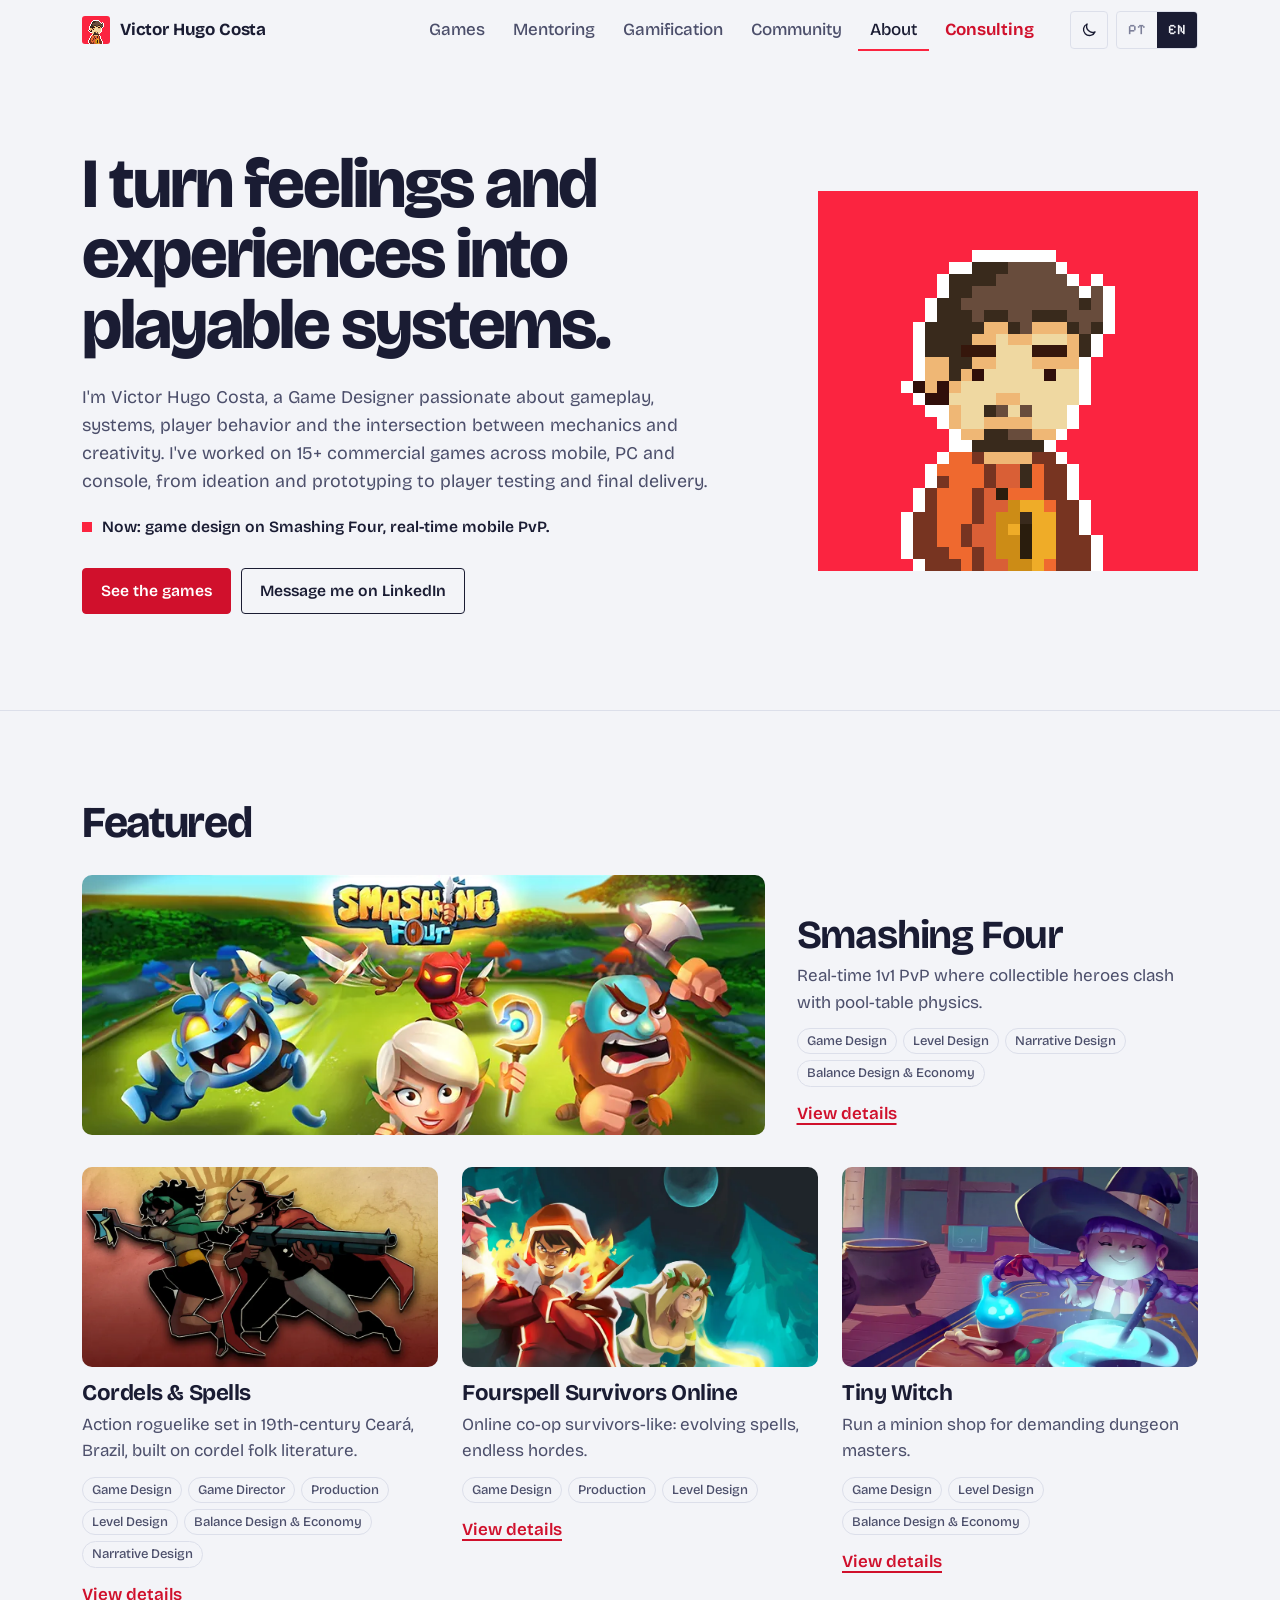
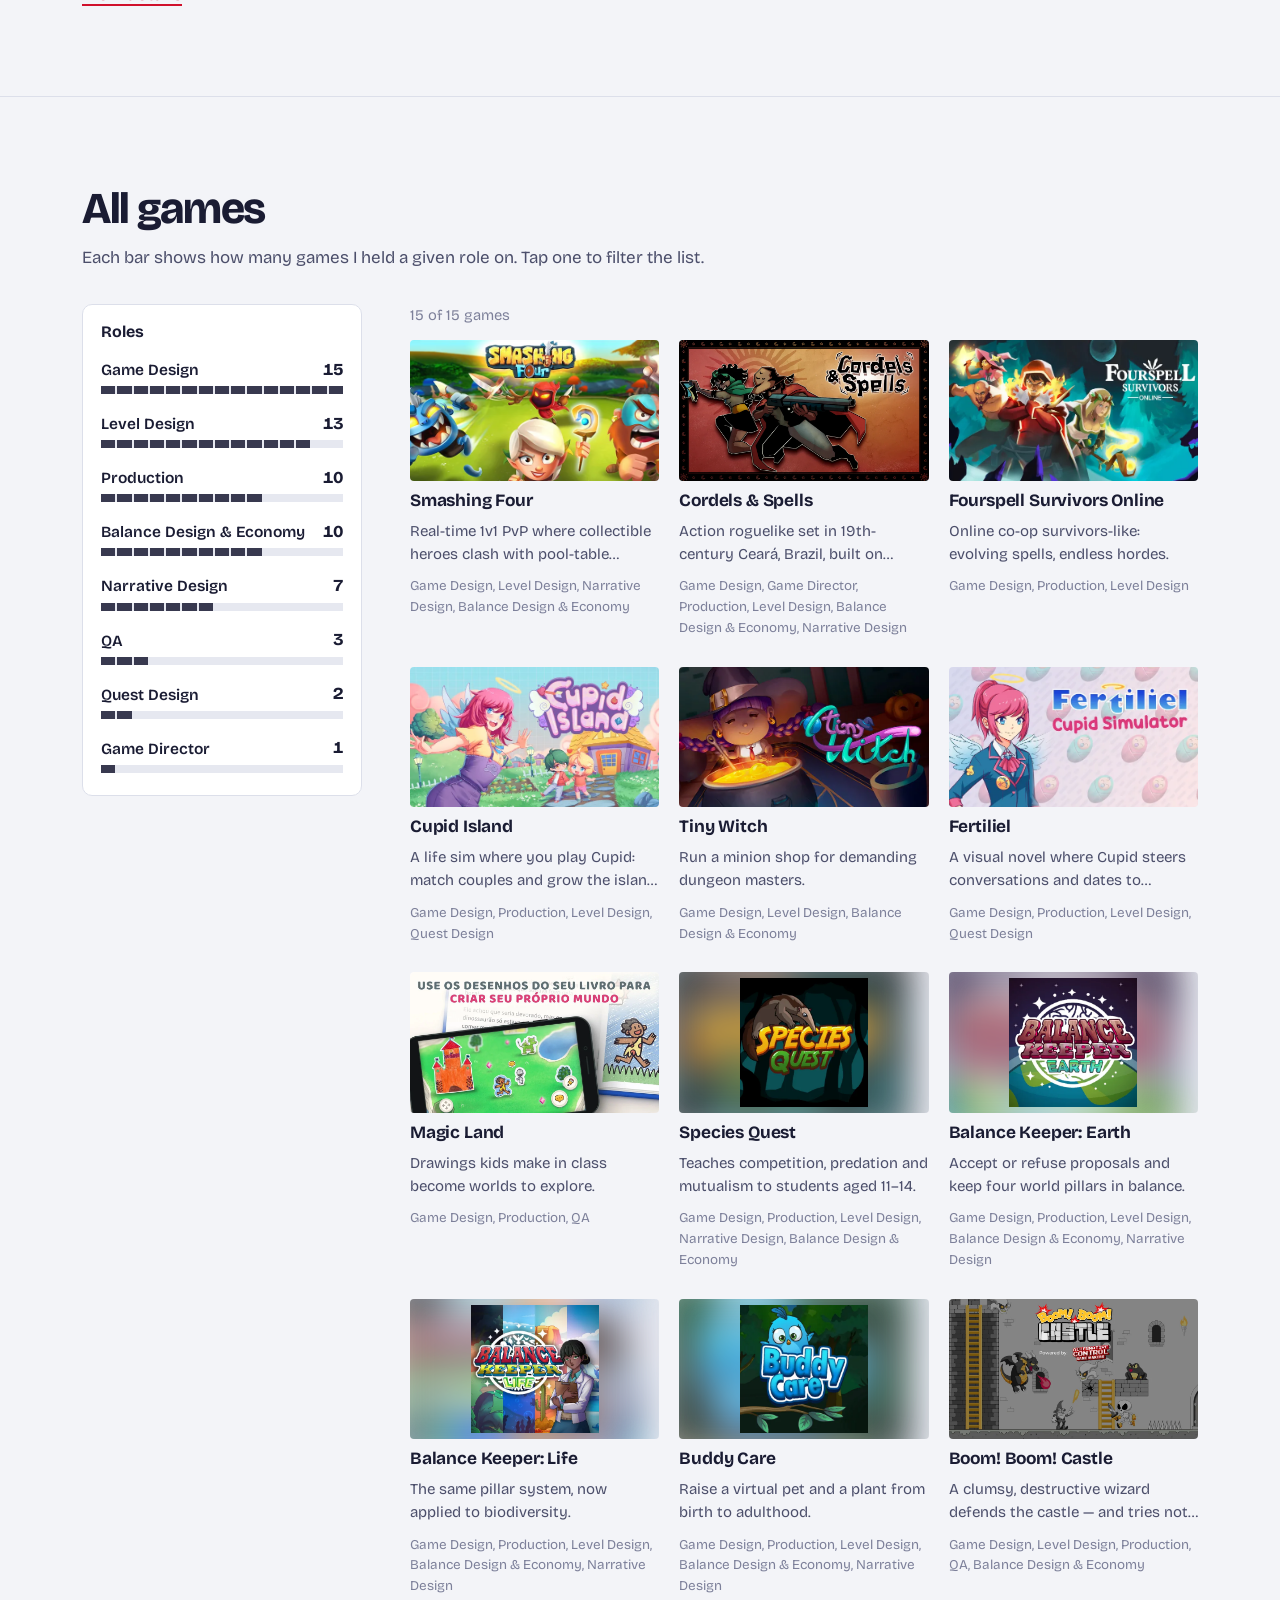
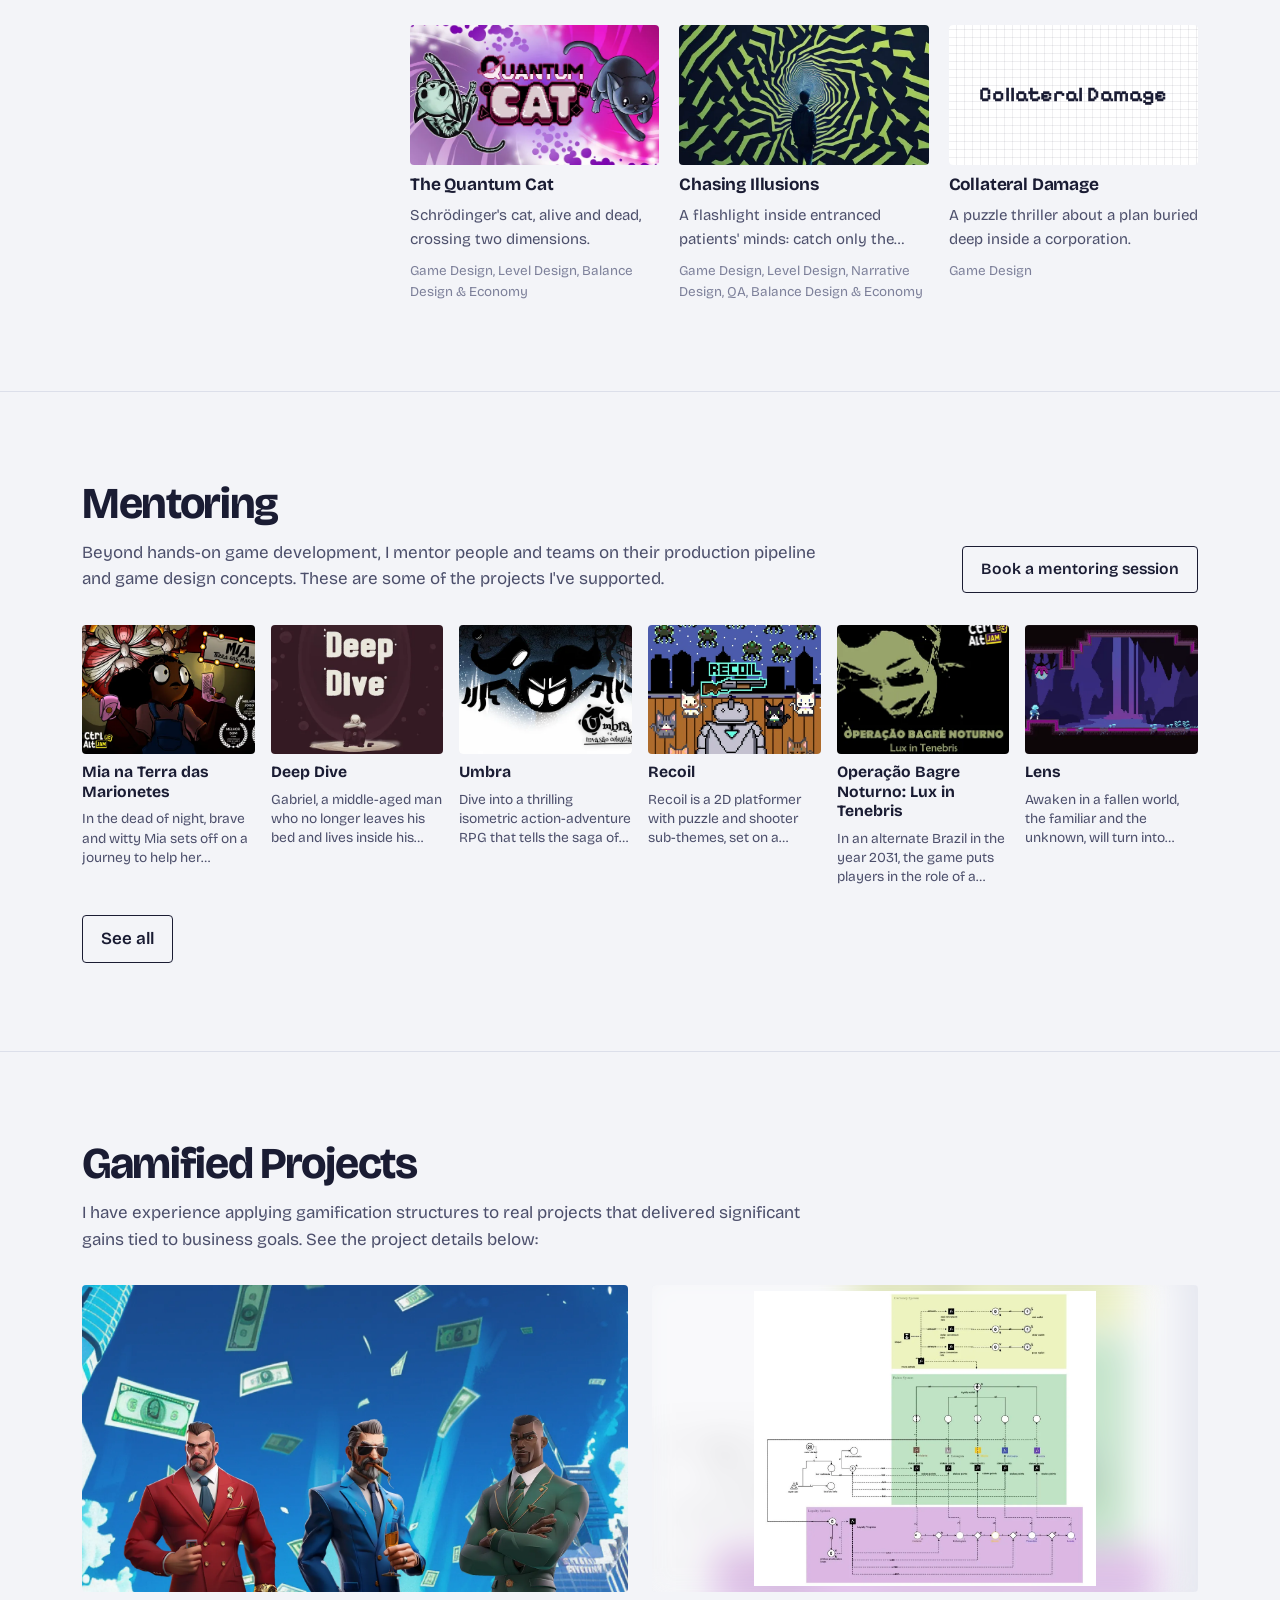
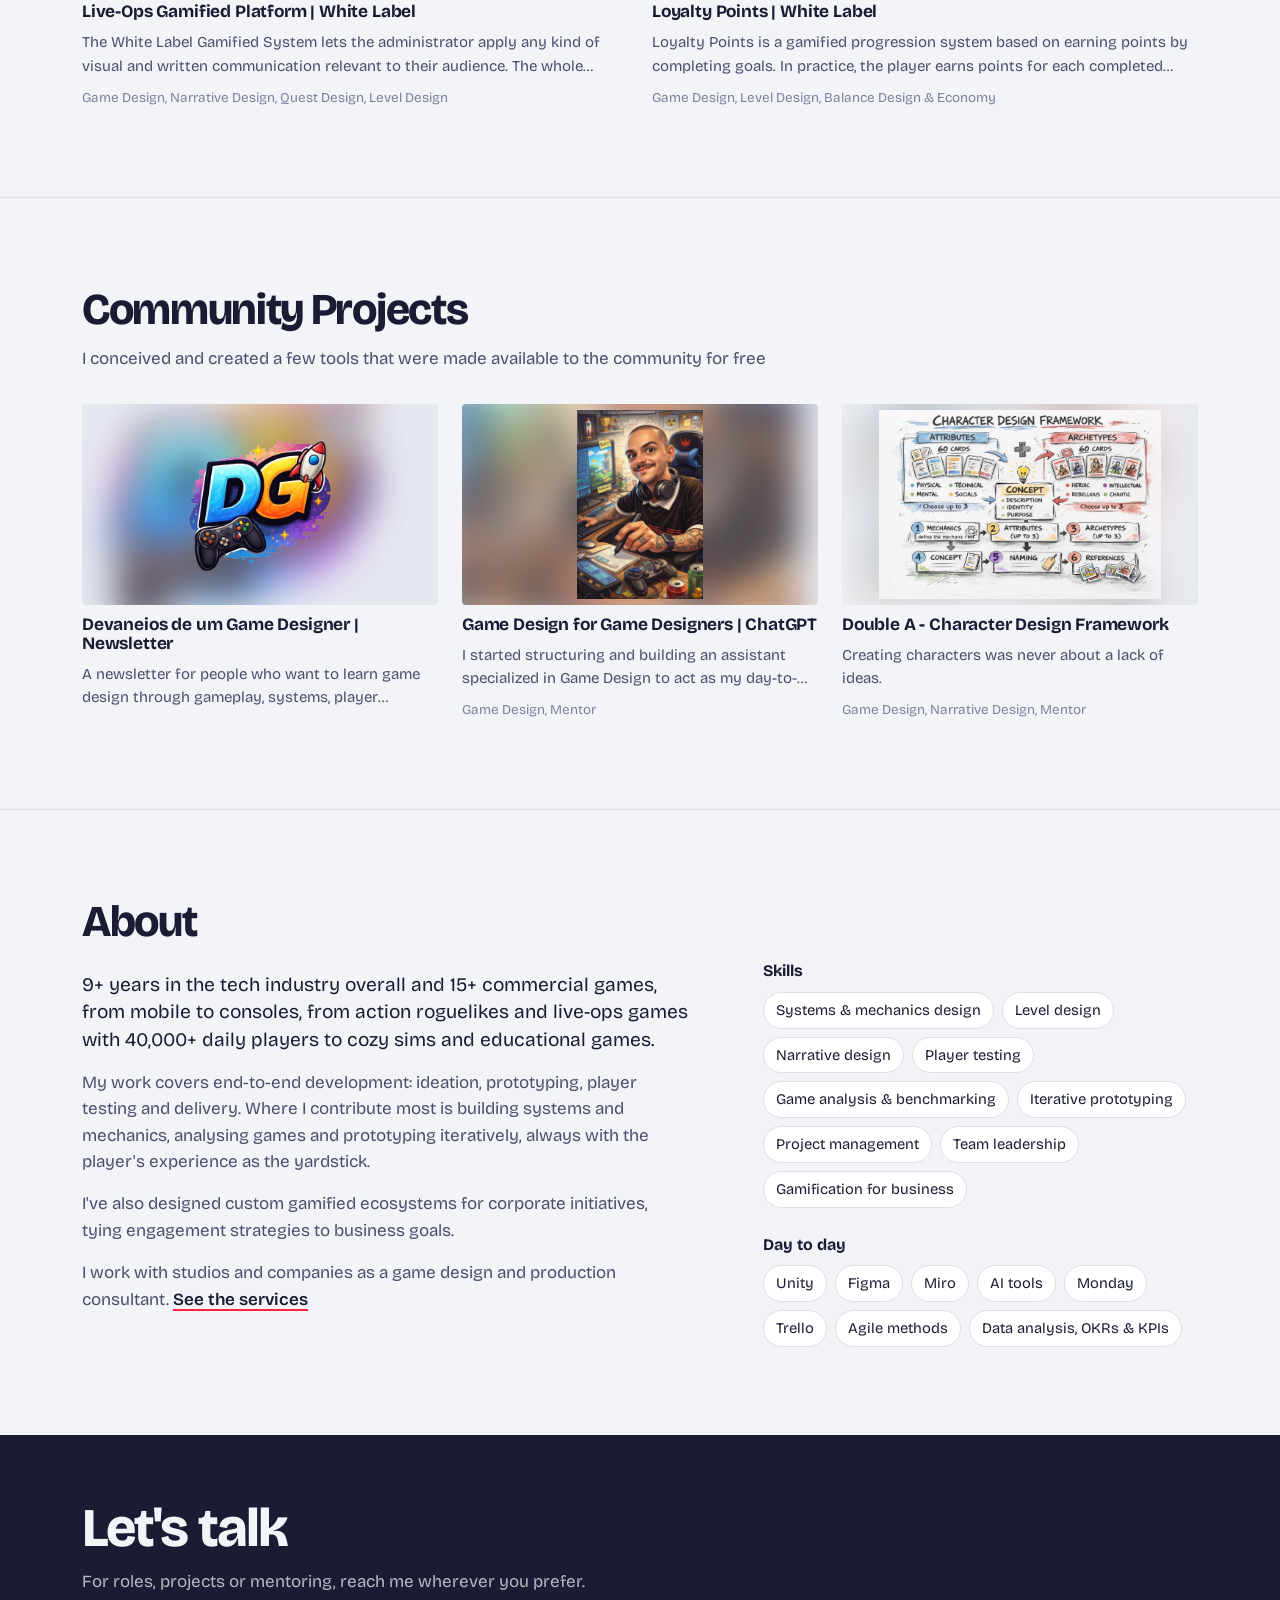
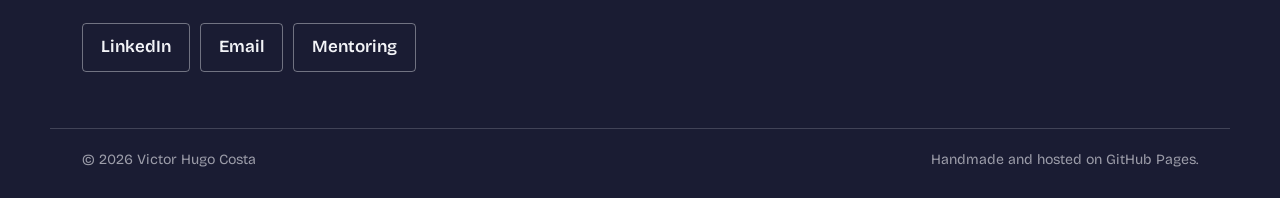
<file: index.html>
<!doctype html>
<html lang="pt-BR">
<head>
  <meta charset="utf-8">
  <meta name="viewport" content="width=device-width, initial-scale=1, viewport-fit=cover">
  <title>Victor Hugo Costa — Game Designer</title>
  <meta name="description" content="Portfólio de Victor Hugo Costa, game designer de sistemas, mecânicas e comportamento do jogador. Mais de 15 jogos comerciais em mobile, PC e console.">
  <meta name="theme-color" content="#f3f4f8" media="(prefers-color-scheme: light)">
  <meta name="theme-color" content="#14162a" media="(prefers-color-scheme: dark)">

  <!-- Compartilhamento (LinkedIn, WhatsApp, Discord…) -->
  <meta property="og:type" content="website">
  <meta property="og:title" content="Victor Hugo Costa — Game Designer">
  <meta property="og:description" content="Game designer de sistemas, mecânicas e comportamento do jogador. Mais de 15 jogos comerciais em mobile, PC e console.">
  <meta property="og:image" content="img/og-image.png">
  <meta name="twitter:card" content="summary_large_image">

  <link rel="icon" type="image/png" href="img/favicon.png">
  <link rel="apple-touch-icon" href="img/apple-touch-icon.png">

  <link rel="preconnect" href="https://fonts.googleapis.com">
  <link rel="preconnect" href="https://fonts.gstatic.com" crossorigin>
  <link href="https://fonts.googleapis.com/css2?family=Bricolage+Grotesque:opsz,wght@12..96,300..800&family=Pixelify+Sans:wght@500;700&display=swap" rel="stylesheet">
  <link rel="stylesheet" href="css/style.css">
  <script>try{var t=localStorage.getItem("vhc-theme");if(t==="dark"||t==="light")document.documentElement.setAttribute("data-theme",t)}catch(e){}</script>
</head>
<body>
  <a class="skip" href="#main" data-i18n="skip">Pular para o conteúdo</a>

  <header class="topbar" id="topbar">
    <div class="topbar__inner">
      <a class="brand" href="#top" aria-label="Victor Hugo Costa">
        <img class="brand__avatar" src="img/avatar.png" alt="" width="28" height="28">
        <span class="brand__name">Victor Hugo Costa</span>
      </a>

      <nav class="nav" id="nav" aria-label="Principal">
        <a href="#jogos" data-i18n="nav.games">Jogos</a>
        <a href="#mentorias" data-i18n="nav.mentoring">Mentorias</a>
        <a href="#gamificados" data-i18n="nav.gamified">Gamificação</a>
        <a href="#comunidade" data-i18n="nav.community">Comunidade</a>
        <a href="#sobre" data-i18n="nav.about">Sobre</a>
        <a href="consultoria.html" class="nav__cta" data-i18n="nav.consulting">Consultoria</a>
      </nav>

      <div class="topbar__tools">
        <button class="theme-btn" type="button" id="themeBtn" aria-label="Ativar tema escuro">
          <svg class="theme-btn__moon" viewBox="0 0 24 24" aria-hidden="true"><path d="M20 14.5A8 8 0 0 1 9.5 4a8 8 0 1 0 10.5 10.5z"/></svg>
          <svg class="theme-btn__sun" viewBox="0 0 24 24" aria-hidden="true"><circle cx="12" cy="12" r="4"/><path d="M12 2v2M12 20v2M4.9 4.9l1.4 1.4M17.7 17.7l1.4 1.4M2 12h2M20 12h2M4.9 19.1l1.4-1.4M17.7 6.3l1.4-1.4"/></svg>
        </button>
        <div class="lang" role="group" data-i18n-aria="lang.label" aria-label="Idioma">
          <button type="button" data-lang="pt" aria-pressed="true">PT</button>
          <button type="button" data-lang="en" aria-pressed="false">EN</button>
        </div>
        <button class="menu-btn" type="button" id="menuBtn" aria-expanded="false" aria-controls="nav">
          <span class="menu-btn__bars" aria-hidden="true"></span>
          <span class="sr-only" data-i18n="nav.menu">Menu</span>
        </button>
      </div>
    </div>
  </header>

  <main id="main">
    <!-- Hero -->
    <section class="hero" id="top">
      <div class="wrap hero__grid">
        <div class="hero__text">
          <h1 class="hero__title" data-i18n="hero.title">Transformo sentimentos e experiências em sistemas jogáveis.</h1>
          <p class="hero__intro" data-i18n="hero.intro"></p>
          <p class="hero__now"><span class="hero__dot" aria-hidden="true"></span><span data-i18n="hero.now">Agora: game design em Smashing Four, PvP mobile em tempo real.</span></p>
          <div class="hero__actions">
            <a class="btn btn--solid" href="#jogos" data-i18n="hero.cta.games">Ver os jogos</a>
            <a class="btn" id="heroLinkedin" href="#" target="_blank" rel="noopener" data-i18n="hero.cta.contact">Falar comigo no LinkedIn</a>
          </div>
        </div>
        <button class="hero__portrait" type="button" id="portrait" data-i18n-aria="hero.avatar" aria-label="Retrato do Victor em pixel art. Clique para remontar.">
          <canvas id="avatarCanvas" width="32" height="32"></canvas>
        </button>
      </div>
    </section>

    <!-- Destaques -->
    <section class="section" id="destaques" aria-labelledby="featuredTitle">
      <div class="wrap">
        <h2 class="section__title" id="featuredTitle" data-i18n="featured.title">Em destaque</h2>
        <div class="featured" id="featured"></div>
      </div>
    </section>

    <!-- Todos os jogos -->
    <section class="section" id="jogos" aria-labelledby="gamesTitle">
      <div class="wrap">
        <div class="section__head">
          <h2 class="section__title" id="gamesTitle" data-i18n="games.title">Todos os jogos</h2>
          <p class="section__lead" data-i18n="games.lead">Cada barra mostra em quantos jogos exerci aquela função. Toque numa delas para filtrar a lista.</p>
        </div>
        <div class="catalog">
          <aside class="sheet" aria-labelledby="sheetTitle">
            <h3 class="sheet__title" id="sheetTitle" data-i18n="games.sheet">Funções</h3>
            <ul class="sheet__list" id="roleBars"></ul>
            <button type="button" class="sheet__reset" id="roleReset" data-i18n="games.all" hidden>Mostrar todos</button>
          </aside>
          <div class="catalog__main">
            <p class="catalog__status" id="gamesStatus" aria-live="polite"></p>
            <ul class="grid" id="gameGrid"></ul>
          </div>
        </div>
      </div>
    </section>

    <!-- Mentorias -->
    <section class="section" id="mentorias" aria-labelledby="mentoringTitle">
      <div class="wrap">
        <div class="section__head section__head--split">
          <div>
            <h2 class="section__title" id="mentoringTitle" data-i18n="mentoring.title">Mentorias</h2>
            <p class="section__lead" data-i18n="mentoring.lead"></p>
          </div>
          <a class="btn" id="mentoringCta" href="#" target="_blank" rel="noopener" data-i18n="mentoring.cta">Agendar uma mentoria</a>
        </div>
        <ul class="mentees" id="mentees"></ul>
        <button type="button" class="more-btn" id="menteesMore" aria-controls="mentees" aria-expanded="false" data-i18n="mentoring.all">Ver todos</button>
      </div>
    </section>

    <!-- Projetos Gamificados -->
    <section class="section" id="gamificados" aria-labelledby="gamifiedTitle">
      <div class="wrap">
        <div class="section__head">
          <h2 class="section__title" id="gamifiedTitle" data-i18n="gamified.title">Projetos Gamificados</h2>
          <p class="section__lead" id="gamifiedLead"></p>
        </div>
        <ul class="grid grid--projects" id="gamifiedGrid"></ul>
      </div>
    </section>

    <!-- Projetos para a Comunidade -->
    <section class="section" id="comunidade" aria-labelledby="communityTitle">
      <div class="wrap">
        <div class="section__head">
          <h2 class="section__title" id="communityTitle" data-i18n="community.title">Projetos para a Comunidade</h2>
          <p class="section__lead" id="communityLead"></p>
        </div>
        <ul class="grid grid--projects" id="communityGrid"></ul>
      </div>
    </section>

    <!-- Sobre -->
    <section class="section" id="sobre" aria-labelledby="aboutTitle">
      <div class="wrap about">
        <div class="about__text">
          <h2 class="section__title" id="aboutTitle" data-i18n="about.title">Sobre</h2>
          <p data-i18n="about.p1"></p>
          <p data-i18n="about.p2"></p>
          <p data-i18n="about.p3"></p>
          <p class="about__cta"><span data-i18n="about.ctaText">Atendo estúdios e empresas com consultoria de game design e produção.</span> <a href="consultoria.html" data-i18n="about.cta">Conhecer os serviços</a></p>
        </div>
        <div class="about__lists">
          <div>
            <h3 data-i18n="about.skills">Habilidades</h3>
            <ul class="tags" id="skills"></ul>
          </div>
          <div>
            <h3 data-i18n="about.tools">No dia a dia</h3>
            <ul class="tags" id="tools"></ul>
          </div>
        </div>
      </div>
    </section>
  </main>

  <footer class="footer" id="contato">
    <div class="wrap footer__inner">
      <div>
        <h2 class="footer__title" data-i18n="contact.title">Vamos conversar</h2>
        <p class="footer__lead" data-i18n="contact.lead"></p>
      </div>
      <ul class="footer__links" id="contactLinks"></ul>
    </div>
    <div class="wrap footer__base">
      <span>© <span id="year"></span> Victor Hugo Costa</span>
      <span data-i18n="footer.note">Feito à mão e publicado no GitHub Pages.</span>
    </div>
  </footer>

  <!-- Ficha do jogo -->
  <dialog class="case" id="case" aria-labelledby="caseTitle">
    <div class="case__bar">
      <span class="case__pos" id="casePos"></span>
      <div class="case__nav">
        <button type="button" class="icon-btn" id="casePrev" data-i18n-aria="modal.prev" aria-label="Jogo anterior">
          <svg viewBox="0 0 24 24" aria-hidden="true"><path d="M15 5l-7 7 7 7"/></svg>
        </button>
        <button type="button" class="icon-btn" id="caseNext" data-i18n-aria="modal.next" aria-label="Próximo jogo">
          <svg viewBox="0 0 24 24" aria-hidden="true"><path d="M9 5l7 7-7 7"/></svg>
        </button>
        <button type="button" class="icon-btn" id="caseClose" data-i18n-aria="modal.close" aria-label="Fechar">
          <svg viewBox="0 0 24 24" aria-hidden="true"><path d="M6 6l12 12M18 6L6 18"/></svg>
        </button>
      </div>
    </div>
    <div class="case__body" id="caseBody"></div>

  </dialog>

  <!-- Visualizador de imagens: popup próprio, por cima da ficha -->
  <dialog class="viewer" id="lightbox" aria-label="Screenshot">
    <div class="viewer__bar">
      <span class="viewer__pos" id="lightboxPos"></span>
      <div class="case__nav">
        <button type="button" class="icon-btn viewer__btn" id="lightboxPrev" data-i18n-aria="lightbox.prev" aria-label="Imagem anterior">
          <svg viewBox="0 0 24 24" aria-hidden="true"><path d="M15 5l-7 7 7 7"/></svg>
        </button>
        <button type="button" class="icon-btn viewer__btn" id="lightboxNext" data-i18n-aria="lightbox.next" aria-label="Próxima imagem">
          <svg viewBox="0 0 24 24" aria-hidden="true"><path d="M9 5l7 7-7 7"/></svg>
        </button>
        <button type="button" class="icon-btn viewer__btn" id="lightboxClose" data-i18n-aria="lightbox.close" aria-label="Fechar imagem">
          <svg viewBox="0 0 24 24" aria-hidden="true"><path d="M6 6l12 12M18 6L6 18"/></svg>
        </button>
      </div>
    </div>
    <div class="viewer__stage" id="lightboxStage"><img id="lightboxImg" alt=""></div>
    <p class="viewer__cap" id="lightboxCap" hidden></p>
  </dialog>

  <script src="js/avatar.js"></script>
  <script src="js/i18n.js"></script>
  <script src="js/data.js"></script>
  <script src="js/main.js"></script>
</body>
</html>
</file>
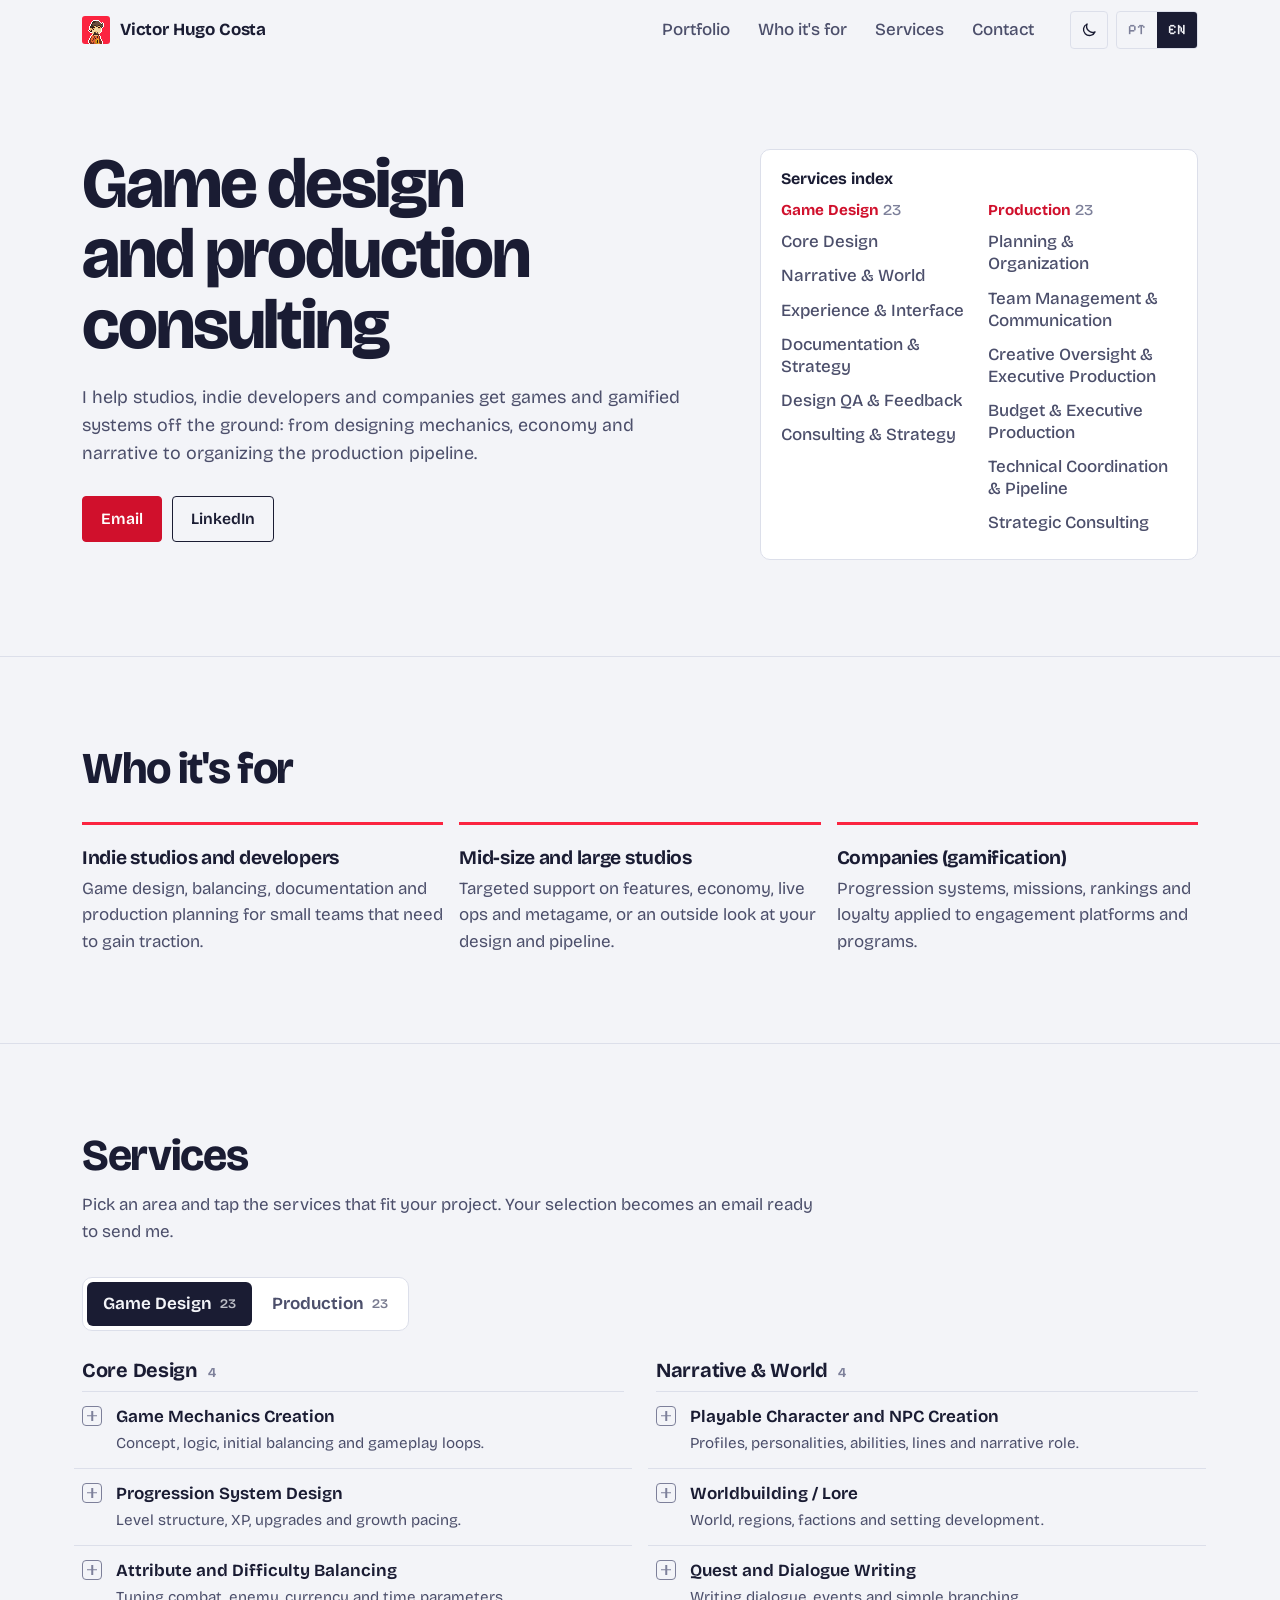
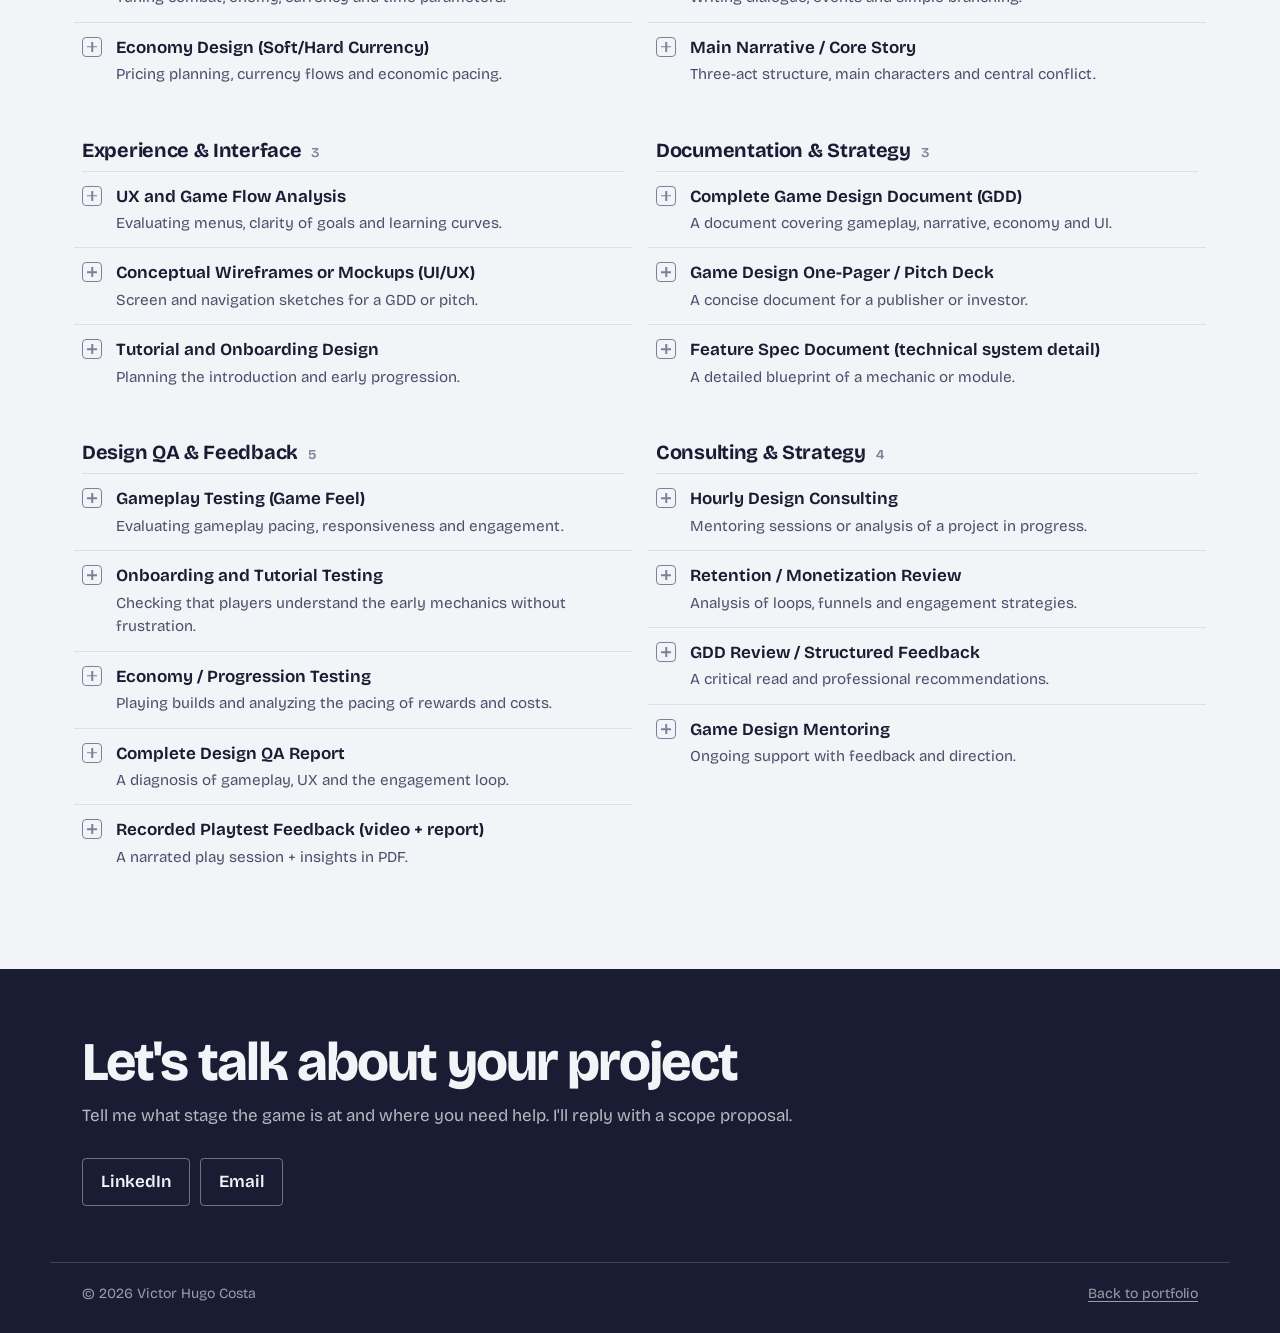
<file: consultoria.html>
<!doctype html>
<html lang="pt-BR">
<head>
  <meta charset="utf-8">
  <meta name="viewport" content="width=device-width, initial-scale=1, viewport-fit=cover">
  <title>Consultoria — Victor Hugo Costa</title>
  <meta name="description" content="Consultoria de game design e produção com Victor Hugo Costa: mecânicas, progressão, economia, narrativa, UX, documentação, QA de design e organização do pipeline de produção.">
  <meta name="theme-color" content="#f3f4f8" media="(prefers-color-scheme: light)">
  <meta name="theme-color" content="#14162a" media="(prefers-color-scheme: dark)">
  <meta property="og:type" content="website">
  <meta property="og:title" content="Consultoria — Victor Hugo Costa">
  <meta property="og:description" content="Consultoria de game design e produção para estúdios, devs indie e empresas.">
  <meta property="og:image" content="img/og-image.png">
  <meta name="twitter:card" content="summary_large_image">

  <link rel="icon" type="image/png" href="img/favicon.png">
  <link rel="apple-touch-icon" href="img/apple-touch-icon.png">
  <link rel="preconnect" href="https://fonts.googleapis.com">
  <link rel="preconnect" href="https://fonts.gstatic.com" crossorigin>
  <link href="https://fonts.googleapis.com/css2?family=Bricolage+Grotesque:opsz,wght@12..96,300..800&family=Pixelify+Sans:wght@500;700&display=swap" rel="stylesheet">
  <link rel="stylesheet" href="css/style.css">
  <script>try{var t=localStorage.getItem("vhc-theme");if(t==="dark"||t==="light")document.documentElement.setAttribute("data-theme",t)}catch(e){}</script>
</head>
<body class="page-consulting">
  <a class="skip" href="#main" data-c="skip">Pular para o conteúdo</a>

  <header class="topbar" id="topbar">
    <div class="topbar__inner">
      <a class="brand" href="index.html" aria-label="Victor Hugo Costa — portfólio">
        <img class="brand__avatar" src="img/avatar.png" alt="" width="28" height="28">
        <span class="brand__name">Victor Hugo Costa</span>
      </a>

      <nav class="nav" id="nav" aria-label="Principal">
        <a href="index.html" data-c="nav.portfolio">Portfólio</a>
        <a href="#para-quem" data-c="nav.audience">Para quem</a>
        <a href="#servicos" data-c="nav.services">Serviços</a>
        <a href="#contato" data-c="nav.contact">Contato</a>
      </nav>

      <div class="topbar__tools">
        <button class="theme-btn" type="button" id="themeBtn" aria-label="Ativar tema escuro">
          <svg class="theme-btn__moon" viewBox="0 0 24 24" aria-hidden="true"><path d="M20 14.5A8 8 0 0 1 9.5 4a8 8 0 1 0 10.5 10.5z"/></svg>
          <svg class="theme-btn__sun" viewBox="0 0 24 24" aria-hidden="true"><circle cx="12" cy="12" r="4"/><path d="M12 2v2M12 20v2M4.9 4.9l1.4 1.4M17.7 17.7l1.4 1.4M2 12h2M20 12h2M4.9 19.1l1.4-1.4M17.7 6.3l1.4-1.4"/></svg>
        </button>
        <div class="lang" role="group" aria-label="Idioma">
          <button type="button" data-lang="pt" aria-pressed="true">PT</button>
          <button type="button" data-lang="en" aria-pressed="false">EN</button>
        </div>
        <button class="menu-btn" type="button" id="menuBtn" aria-expanded="false" aria-controls="nav">
          <span class="menu-btn__bars" aria-hidden="true"></span>
          <span class="sr-only" data-c="nav.menu">Menu</span>
        </button>
      </div>
    </div>
  </header>

  <main id="main">
    <!-- Abertura -->
    <section class="hero hero--consulting" id="top">
      <div class="wrap c-hero">
        <div class="c-hero__text">
          <h1 class="hero__title c-hero__title" id="cTitle">Consultoria de game design e produção</h1>
          <p class="hero__intro" id="cLead"></p>
          <div class="hero__actions" id="cHeroActions"></div>
        </div>
        <nav class="c-index" aria-labelledby="cIndexTitle">
          <h2 class="c-index__title" id="cIndexTitle" data-c="index.title">Índice de serviços</h2>
          <div class="c-index__areas" id="cIndex"></div>
        </nav>
      </div>
    </section>

    <!-- Para quem -->
    <section class="section" id="para-quem" aria-labelledby="audienceTitle">
      <div class="wrap">
        <h2 class="section__title" id="audienceTitle" data-c="audience.title">Para quem é</h2>
        <ul class="c-audience" id="cAudience"></ul>
      </div>
    </section>

    <!-- Serviços -->
    <section class="section" id="servicos" aria-labelledby="servicesTitle">
      <div class="wrap">
        <div class="section__head">
          <h2 class="section__title" id="servicesTitle" data-c="services.title">Serviços</h2>
          <p class="section__lead" data-c="services.lead">Escolha a área e toque nos serviços que fazem sentido para o seu projeto. A seleção vira um e-mail pronto para me enviar.</p>
        </div>
        <div class="c-tabs" role="tablist" id="cTabs" aria-labelledby="servicesTitle"></div>
        <div id="cPanels"></div>
      </div>
    </section>
  </main>

  <footer class="footer" id="contato">
    <div class="wrap footer__inner">
      <div>
        <h2 class="footer__title" data-c="contact.title">Vamos conversar sobre o seu projeto</h2>
        <p class="footer__lead" data-c="contact.lead">Me conte em que fase o jogo está e onde precisa de ajuda. Respondo com uma proposta de escopo.</p>
      </div>
      <ul class="footer__links" id="contactLinks"></ul>
    </div>
    <div class="wrap footer__base">
      <span>© <span id="year"></span> Victor Hugo Costa</span>
      <a href="index.html" class="footer__back" data-c="footer.back">Voltar ao portfólio</a>
    </div>
  </footer>

  <!-- Barra da seleção -->
  <div class="c-tray" id="cTray" hidden>
    <div class="c-tray__inner">
      <p class="c-tray__count" id="cTrayCount" aria-live="polite"></p>
      <div class="c-tray__actions">
        <button type="button" class="c-tray__clear" id="cTrayClear" data-c="tray.clear">Limpar</button>
        <button type="button" class="c-tray__clear" id="cTrayCopy" data-c="tray.copy">Copiar lista</button>
        <a class="btn btn--solid" id="cTrayMail" href="#" data-c="tray.mail">Enviar por e-mail</a>
      </div>
    </div>
    <p class="c-tray__fallback" id="cTrayFallback" hidden></p>
  </div>

  <script src="js/data.js"></script>
  <script src="js/consultoria-data.js"></script>
  <script src="js/consultoria.js"></script>
</body>
</html>
</file>
<file: css/style.css>
/* ==========================================================================
   Victor Hugo Costa — Portfólio
   Tokens → base → layout → componentes. Cores do vermelho do avatar.
   ========================================================================== */

:root {
  --paper: #f3f4f8;
  --surface: #ffffff;
  --ink: #1a1c33;
  --ink-soft: #4c4f6b;
  --ink-faint: #7d809a;
  --line: #dcdfea;
  --red: #fb2440;          /* fundo do avatar */
  --red-ink: #d0102c;      /* vermelho com contraste para texto */
  --on-red: #ffffff;
  --skin: #efd8a1;         /* tom de pele do avatar, usado nas barras */
  --bar-track: #e6e8f0;
  --btn-red: #d0102c;       /* vermelho do botão (contraste AA com branco) */
  --viewer-bg: rgba(10, 11, 22, 0.94);  /* fundo do visualizador de imagens (igual nos dois temas) */
  --viewer-ink: #f3f4f8;
  --viewer-line: rgba(243, 244, 248, 0.28);

  --font: "Bricolage Grotesque", ui-sans-serif, system-ui, sans-serif;
  --pixel: "Pixelify Sans", ui-monospace, monospace;

  --gutter: 16px;
  --max: 1180px;
  --radius-s: 4px;
  --radius-m: 10px;
  --header-h: 60px;
  color-scheme: light;
}

@media (prefers-color-scheme: dark) {
  :root:not([data-theme="light"]) {
    --paper: #14162a;
    --surface: #1c1f37;
    --ink: #eceef8;
    --ink-soft: #b4b7cf;
    --ink-faint: #8a8daa;
    --line: #2d3150;
    --red: #fb2440;
    --red-ink: #ff6378;
    --bar-track: #262a46;
    color-scheme: dark;
  }
}
:root[data-theme="dark"] {
  --paper: #14162a;
  --surface: #1c1f37;
  --ink: #eceef8;
  --ink-soft: #b4b7cf;
  --ink-faint: #8a8daa;
  --line: #2d3150;
  --red: #fb2440;
  --red-ink: #ff6378;
  --bar-track: #262a46;
  color-scheme: dark;
}

@media (min-width: 720px) { :root { --gutter: 32px; } }

/* ---------- Base ---------- */
*, *::before, *::after { box-sizing: border-box; }
html { scroll-behavior: smooth; scroll-padding-top: calc(var(--header-h) + 16px); -webkit-text-size-adjust: 100%; }
body {
  margin: 0;
  background: var(--paper);
  color: var(--ink);
  font-family: var(--font);
  font-size: 1.0625rem;
  line-height: 1.55;
  font-optical-sizing: auto;
  -webkit-font-smoothing: antialiased;
  overflow-x: hidden;
}
img { display: block; max-width: 100%; }
a { color: inherit; }
button { font: inherit; color: inherit; }
h1, h2, h3 { margin: 0; line-height: 1.1; font-weight: 700; }
p { margin: 0; }
ul { margin: 0; padding: 0; list-style: none; }

:focus-visible { outline: 3px solid var(--red); outline-offset: 3px; border-radius: 2px; }

.sr-only { position: absolute; width: 1px; height: 1px; overflow: hidden; clip: rect(0 0 0 0); white-space: nowrap; }
.skip {
  position: absolute; left: 12px; top: -48px; z-index: 100;
  background: var(--ink); color: var(--paper); padding: 8px 14px; border-radius: var(--radius-s);
  text-decoration: none;
}
.skip:focus { top: 12px; }

.wrap {
  width: 100%; max-width: var(--max); margin: 0 auto;
  padding-left: max(var(--gutter), env(safe-area-inset-left, 0px));
  padding-right: max(var(--gutter), env(safe-area-inset-right, 0px));
}

/* ---------- Botões ---------- */
.btn {
  display: inline-flex; align-items: center; gap: 8px;
  min-height: 44px; padding: 10px 18px;
  border: 1.5px solid var(--ink); border-radius: var(--radius-s);
  background: transparent; color: var(--ink);
  font-weight: 600; font-size: 0.98rem; text-decoration: none;
  cursor: pointer; transition: background-color .15s, color .15s;
}
.btn:hover { background: var(--ink); color: var(--paper); }
.btn--solid { background: var(--btn-red); border-color: var(--btn-red); color: var(--on-red); }
.btn--solid:hover { background: var(--ink); border-color: var(--ink); color: var(--paper); }

.icon-btn {
  width: 40px; height: 40px; display: grid; place-items: center;
  border: 1px solid var(--line); border-radius: var(--radius-s);
  background: var(--surface); cursor: pointer;
}
.icon-btn:hover { border-color: var(--ink); }
.icon-btn svg { width: 18px; height: 18px; fill: none; stroke: currentColor; stroke-width: 2; stroke-linecap: round; stroke-linejoin: round; }

/* ---------- Topo ---------- */
.topbar {
  position: sticky; top: env(safe-area-inset-top, 0px); z-index: 40;
  background: color-mix(in srgb, var(--paper) 88%, transparent);
  backdrop-filter: saturate(1.4) blur(10px);
  -webkit-backdrop-filter: saturate(1.4) blur(10px);
  border-bottom: 1px solid transparent;
  transition: border-color .2s;
}
.topbar.is-scrolled { border-bottom-color: var(--line); }
.topbar__inner {
  max-width: var(--max); margin: 0 auto;
  padding-left: max(var(--gutter), env(safe-area-inset-left, 0px));
  padding-right: max(var(--gutter), env(safe-area-inset-right, 0px));
  height: var(--header-h); display: flex; align-items: center; gap: 24px;
}
.brand { display: flex; align-items: center; gap: 10px; text-decoration: none; font-weight: 700; letter-spacing: -0.01em; }
.brand__avatar { width: 28px; height: 28px; image-rendering: pixelated; border-radius: 3px; }
.brand__name { white-space: nowrap; }

.nav { display: flex; gap: 4px; margin-left: auto; }
.nav a {
  padding: 8px 12px; border-radius: var(--radius-s);
  text-decoration: none; color: var(--ink-soft); font-weight: 500;
}
.nav a:hover { color: var(--ink); background: var(--bar-track); }
.nav a.is-active { color: var(--ink); box-shadow: inset 0 -2px 0 var(--red); border-radius: 0; }
.nav a.nav__cta { color: var(--red-ink); font-weight: 650; }

.topbar__tools { display: flex; align-items: center; gap: 8px; }
.lang { display: flex; border: 1px solid var(--line); border-radius: var(--radius-s); overflow: hidden; }
.lang button {
  border: 0; background: transparent; padding: 6px 10px; min-width: 40px; min-height: 36px;
  font-family: var(--pixel); font-weight: 500; font-size: 0.9rem; color: var(--ink-faint); cursor: pointer;
}
.lang button[aria-pressed="true"] { background: var(--ink); color: var(--paper); }

.menu-btn { display: none; }

@media (max-width: 1080px) {
  .topbar__inner { gap: 12px; }
  .nav {
    position: fixed; inset: var(--header-h) 0 auto 0;
    flex-direction: column; gap: 0; margin: 0;
    background: var(--paper); border-bottom: 1px solid var(--line);
    padding: 8px var(--gutter) 16px;
    transform: translateY(-8px); opacity: 0; visibility: hidden;
    transition: opacity .18s, transform .18s, visibility 0s .18s;
  }
  .nav.is-open { opacity: 1; transform: none; visibility: visible; transition: opacity .18s, transform .18s; }
  .nav a { padding: 14px 4px; font-size: 1.25rem; font-weight: 600; color: var(--ink); border-bottom: 1px solid var(--line); border-radius: 0; }
  .nav a:last-child { border-bottom: 0; }
  .nav a.is-active { box-shadow: none; color: var(--red-ink); }
  .topbar__tools { margin-left: auto; }
  .menu-btn {
    display: grid; place-items: center; width: 44px; height: 44px;
    border: 1px solid var(--line); border-radius: var(--radius-s); background: transparent; cursor: pointer;
  }
  .menu-btn__bars, .menu-btn__bars::before, .menu-btn__bars::after {
    content: ""; display: block; width: 18px; height: 2px; background: var(--ink); transition: transform .18s, opacity .18s;
  }
  .menu-btn__bars { position: relative; }
  .menu-btn__bars::before { position: absolute; top: -6px; }
  .menu-btn__bars::after { position: absolute; top: 6px; }
  .menu-btn[aria-expanded="true"] .menu-btn__bars { background: transparent; }
  .menu-btn[aria-expanded="true"] .menu-btn__bars::before { transform: translateY(6px) rotate(45deg); }
  .menu-btn[aria-expanded="true"] .menu-btn__bars::after { transform: translateY(-6px) rotate(-45deg); }
}
@media (max-width: 380px) { .brand__name { font-size: 0.95rem; } }

/* ---------- Hero ---------- */
.hero { padding: 48px 0 56px; }
.hero__grid { display: grid; gap: 40px; align-items: center; }
.hero__title {
  font-size: clamp(2.3rem, 1.4rem + 4.2vw, 4.4rem);
  font-weight: 760; letter-spacing: -0.03em; line-height: 1;
  font-variation-settings: "opsz" 96;
  max-width: 14ch; text-wrap: balance;
}
.hero__intro { margin-top: 24px; max-width: 58ch; color: var(--ink-soft); font-size: 1.12rem; }
.hero__now {
  margin-top: 20px; display: flex; align-items: center; gap: 10px;
  font-weight: 600; font-size: 0.98rem;
}
.hero__dot { width: 10px; height: 10px; background: var(--red); flex: none; image-rendering: pixelated; }
.hero__actions { margin-top: 28px; display: flex; flex-wrap: wrap; gap: 10px; }

.hero__portrait {
  justify-self: center; width: min(78vw, 300px); aspect-ratio: 1;
  padding: 0; border: 0; background: var(--red); cursor: pointer; border-radius: var(--radius-s);
}
.hero__portrait canvas { width: 100%; height: 100%; image-rendering: pixelated; display: block; }

@media (min-width: 860px) {
  .hero { padding: 88px 0 96px; }
  .hero__grid { grid-template-columns: minmax(0, 1.5fr) minmax(0, 1fr); gap: 64px; }
  .hero__portrait { width: 100%; max-width: 380px; justify-self: end; }
}
@media (max-width: 859px) {
  .hero__portrait { order: -1; justify-self: start; width: 112px; }
}

/* ---------- Seções ---------- */
.section { padding: 56px 0; border-top: 1px solid var(--line); }
@media (min-width: 860px) { .section { padding: 88px 0; } }
.section__head { margin-bottom: 32px; max-width: 68ch; }
.section__head--split { max-width: none; display: flex; flex-wrap: wrap; justify-content: space-between; align-items: end; gap: 20px; }
.section__head--split > div { max-width: 68ch; }
.section__title {
  font-size: clamp(1.8rem, 1.3rem + 2vw, 2.75rem);
  letter-spacing: -0.03em; font-weight: 740;
  font-variation-settings: "opsz" 72;
}
.section__lead { margin-top: 12px; color: var(--ink-soft); }
#destaques .section__title { margin-bottom: 28px; }

/* ---------- Destaques ---------- */
.featured { display: grid; gap: 28px; }
.feat {
  display: grid; align-content: start; text-align: left; padding: 0; border: 0; background: none; cursor: pointer; color: inherit;
}
.feat__media {
  position: relative; overflow: hidden; border-radius: var(--radius-m);
  aspect-ratio: 16 / 9; background: var(--bar-track);
}
.feat__media img { width: 100%; height: 100%; object-fit: cover; transition: transform .5s cubic-bezier(.2,.7,.2,1); }
.feat:hover .feat__media img { transform: scale(1.025); }
.feat__body { padding-top: 14px; display: grid; gap: 6px; }
.feat__title { font-size: 1.4rem; letter-spacing: -0.02em; }
.feat__log { color: var(--ink-soft); max-width: 60ch; }
.feat__meta { display: flex; flex-wrap: wrap; gap: 6px; margin-top: 6px; }
.feat__open { margin-top: 8px; font-weight: 600; color: var(--red-ink); text-decoration: underline; text-underline-offset: 4px; text-decoration-thickness: 1.5px; }
.feat:hover .feat__open { color: var(--ink); }

@media (min-width: 720px) {
  .featured { grid-template-columns: repeat(3, 1fr); gap: 32px 24px; }
  .feat--lead { grid-column: 1 / -1; grid-template-columns: minmax(0, 1.7fr) minmax(0, 1fr); gap: 32px; align-items: end; }
  .feat--lead .feat__media { aspect-ratio: 820 / 312; }
  .feat--lead .feat__body { padding: 0 0 8px; }
  .feat--lead .feat__title { font-size: clamp(1.8rem, 1.2rem + 1.6vw, 2.5rem); letter-spacing: -0.03em; }
}

/* Etiquetas de função */
.chip {
  display: inline-flex; align-items: center; min-height: 26px; padding: 2px 9px;
  border: 1px solid var(--line); border-radius: 999px;
  font-size: 0.82rem; font-weight: 500; color: var(--ink-soft); white-space: nowrap;
}
.chip--hit { border-color: var(--red); color: var(--red-ink); }

/* ---------- Catálogo: ficha de funções + grade ---------- */
.catalog { display: grid; gap: 28px; }
@media (min-width: 960px) {
  .catalog { grid-template-columns: 280px minmax(0, 1fr); gap: 48px; align-items: start; }
  .sheet { position: sticky; top: calc(var(--header-h) + 24px); }
}

.sheet {
  background: var(--surface); border: 1px solid var(--line); border-radius: var(--radius-m);
  padding: 18px 18px 14px;
}
.sheet__title { font-size: 1rem; font-weight: 700; margin-bottom: 10px; }
.sheet__list { display: grid; gap: 2px; }
.role {
  width: 100%; display: grid; grid-template-columns: minmax(0, 1fr) auto; align-items: center; gap: 4px 12px;
  padding: 8px 8px; margin: 0 -8px; width: calc(100% + 16px);
  border: 0; border-radius: var(--radius-s); background: transparent; text-align: left; cursor: pointer;
}
.role:hover { background: var(--bar-track); }
.role__name { font-weight: 600; font-size: 0.97rem; }
.role__count { font-weight: 750; font-size: 1.05rem; font-variant-numeric: tabular-nums; line-height: 1; color: var(--ink); min-width: 2ch; text-align: right; }
.role__bar {
  grid-column: 1 / -1; height: 8px; background: var(--bar-track);
  display: grid; grid-auto-flow: column; grid-auto-columns: 1fr; gap: 2px; padding: 0;
}
.role__pip { background: var(--ink); opacity: .85; transform-origin: left; }
.role__pip.is-empty { background: transparent; }
.role[aria-pressed="true"] { background: color-mix(in srgb, var(--red) 10%, transparent); }
.role[aria-pressed="true"] .role__pip:not(.is-empty) { background: var(--red); opacity: 1; }
.role[aria-pressed="true"] .role__count { color: var(--red-ink); }
.sheet__reset {
  margin-top: 10px; border: 0; background: none; padding: 6px 0; cursor: pointer;
  font-weight: 600; color: var(--red-ink); text-decoration: underline; text-underline-offset: 4px;
}

.catalog__status { font-size: 0.92rem; color: var(--ink-faint); margin-bottom: 14px; min-height: 1.4em; }

.grid { display: grid; grid-template-columns: repeat(auto-fill, minmax(min(100%, 230px), 1fr)); gap: 28px 20px; }
.card { display: block; }
.card[hidden] { display: none; }
.card__btn { display: grid; gap: 10px; width: 100%; padding: 0; border: 0; background: none; text-align: left; cursor: pointer; }
.card__media {
  position: relative; aspect-ratio: 16 / 9; overflow: hidden; border-radius: var(--radius-s);
  background: var(--bar-track); outline: 2px solid transparent; outline-offset: 3px; transition: outline-color .15s;
}
.card__btn:hover .card__media { outline-color: var(--red); }
.card__media img { width: 100%; height: 100%; object-fit: cover; }
.card__media--contain .card__blur { position: absolute; inset: -20px; width: calc(100% + 40px); height: calc(100% + 40px); object-fit: cover; filter: blur(18px) saturate(1.2); opacity: .75; }
.card__media--contain .card__img { position: relative; object-fit: contain; padding: 6px; }
.card__title { font-size: 1.08rem; font-weight: 700; letter-spacing: -0.01em; }
.card__log { font-size: 0.94rem; color: var(--ink-soft); display: -webkit-box; -webkit-line-clamp: 2; -webkit-box-orient: vertical; overflow: hidden; }
.card__roles { font-size: 0.84rem; color: var(--ink-faint); }
@media (max-width: 599px) {
  .grid { grid-template-columns: repeat(2, minmax(0, 1fr)); gap: 24px 12px; }
  .card__title { font-size: 0.98rem; }
  .card__log { font-size: 0.86rem; -webkit-line-clamp: 3; }
  .card__roles { display: none; }
}

/* Capa tipográfica para jogos sem imagem */
.placeholder {
  position: absolute; inset: 0; display: grid; place-items: center; padding: 16px; text-align: center;
  background:
    repeating-linear-gradient(0deg, transparent 0 7px, color-mix(in srgb, var(--ink) 7%, transparent) 7px 8px),
    repeating-linear-gradient(90deg, transparent 0 7px, color-mix(in srgb, var(--ink) 7%, transparent) 7px 8px),
    var(--surface);
}
.placeholder span { font-family: var(--pixel); font-weight: 700; font-size: 1.3rem; line-height: 1.1; }
.placeholder small { display: block; margin-top: 6px; font-family: var(--font); font-size: 0.8rem; color: var(--red-ink); font-weight: 600; }

/* ---------- Projetos (gamificados e comunidade) ---------- */
.grid--projects { grid-template-columns: repeat(auto-fill, minmax(min(100%, 300px), 1fr)); }
.rich { display: grid; gap: 12px; color: var(--ink-soft); max-width: 66ch; }
.rich a { color: var(--ink); font-weight: 600; text-underline-offset: 3px; word-break: break-word; }
.rich a:hover { color: var(--red-ink); }
.case__section .rich__list, .case__section .rich__checks { display: grid; gap: 6px; }
.case__section .rich__checks li::before {
  content: ""; position: absolute; left: 0; top: .3em; width: 14px; height: 14px;
  background: var(--red);
  -webkit-mask: url("data:image/svg+xml,%3Csvg xmlns='http://www.w3.org/2000/svg' viewBox='0 0 14 14'%3E%3Cpath d='M2 7.5l3 3 7-7' fill='none' stroke='black' stroke-width='2.4'/%3E%3C/svg%3E") center / contain no-repeat;
          mask: url("data:image/svg+xml,%3Csvg xmlns='http://www.w3.org/2000/svg' viewBox='0 0 14 14'%3E%3Cpath d='M2 7.5l3 3 7-7' fill='none' stroke='black' stroke-width='2.4'/%3E%3C/svg%3E") center / contain no-repeat;
}
@media (min-width: 600px) { .grid--projects { grid-template-columns: repeat(2, minmax(0, 1fr)); gap: 32px 24px; } }
@media (max-width: 599px) { .grid--projects { grid-template-columns: 1fr; } }
@media (min-width: 960px) { #communityGrid { grid-template-columns: repeat(3, minmax(0, 1fr)); } }

/* ---------- Mentorias ---------- */
.mentees { display: grid; grid-template-columns: repeat(auto-fill, minmax(min(100%, 150px), 1fr)); gap: 22px 16px; }
.mentee__btn { display: grid; gap: 8px; width: 100%; padding: 0; border: 0; background: none; text-align: left; cursor: pointer; color: inherit; }
.mentee__media { display: block; }
.mentee__media { aspect-ratio: 4 / 3; border-radius: var(--radius-s); overflow: hidden; background: var(--bar-track); outline: 2px solid transparent; outline-offset: 3px; transition: outline-color .15s; }
.mentee__btn:hover .mentee__media { outline-color: var(--red); }
.mentee__media img { width: 100%; height: 100%; object-fit: cover; }
.mentee__title { font-weight: 700; font-size: 0.98rem; line-height: 1.25; }
.mentee__text { font-size: 0.86rem; color: var(--ink-soft); line-height: 1.4; display: -webkit-box; -webkit-line-clamp: 3; -webkit-box-orient: vertical; overflow: hidden; }

.mentee[hidden] { display: none; }
.more-btn {
  margin-top: 28px; min-height: 44px; padding: 10px 18px; cursor: pointer;
  border: 1.5px solid var(--ink); border-radius: var(--radius-s); background: transparent; color: var(--ink); font-weight: 600;
}
.more-btn:hover { background: var(--ink); color: var(--paper); }

/* ---------- Sobre ---------- */
.about { display: grid; gap: 40px; }
.about__text { display: grid; gap: 16px; max-width: 64ch; align-content: start; }
.about__text .section__title { margin-bottom: 8px; }
.about__text p { color: var(--ink-soft); }
.about__text p:first-of-type { color: var(--ink); font-size: 1.2rem; line-height: 1.45; }
.about__lists { display: grid; gap: 28px; align-content: start; }
.about__lists h3 { font-size: 1rem; margin-bottom: 12px; }
.tags { display: flex; flex-wrap: wrap; gap: 8px; }
.tags li { padding: 6px 12px; border: 1px solid var(--line); border-radius: 999px; background: var(--surface); font-size: 0.92rem; }
@media (min-width: 860px) {
  .about { grid-template-columns: minmax(0, 1.4fr) minmax(0, 1fr); gap: 72px; }
  .about__lists { padding-top: 64px; }
}

.about__text .about__cta { color: var(--ink-soft); }
.about__cta a { color: var(--ink); font-weight: 600; text-decoration: underline; text-underline-offset: 4px; text-decoration-thickness: 1.5px; text-decoration-color: var(--red); white-space: nowrap; }
.about__cta a:hover { color: var(--red-ink); }

/* ---------- Rodapé / contato ---------- */
.footer { background: var(--ink); color: var(--paper); padding: 64px 0 28px; margin-top: 0; }
.footer__inner { display: grid; gap: 28px; }
.footer__title { font-size: clamp(2rem, 1.4rem + 2.6vw, 3.4rem); letter-spacing: -0.035em; font-weight: 760; }
.footer__lead { margin-top: 10px; color: color-mix(in srgb, var(--paper) 72%, transparent); }
.footer__links { display: flex; flex-wrap: wrap; gap: 10px; align-content: end; }
.footer__links a {
  display: inline-flex; align-items: center; min-height: 44px; padding: 10px 18px;
  border: 1.5px solid color-mix(in srgb, var(--paper) 40%, transparent); border-radius: var(--radius-s);
  text-decoration: none; font-weight: 600;
}
.footer__links a:hover { background: var(--red); border-color: var(--red); color: #fff; }
.footer__email { display: flex; align-items: center; gap: 10px; flex-wrap: wrap; }
.email-btn {
  display: inline-flex; align-items: center; min-height: 44px; padding: 10px 18px; cursor: copy;
  border: 1.5px solid color-mix(in srgb, var(--paper) 40%, transparent); border-radius: var(--radius-s);
  background: transparent; color: var(--paper); font-weight: 600;
}
.email-btn:hover { background: var(--red); border-color: var(--red); color: #fff; }
.email-addr { user-select: all; font-weight: 600; color: var(--paper); }

.footer__base {
  margin-top: 56px; padding-top: 20px; border-top: 1px solid color-mix(in srgb, var(--paper) 18%, transparent);
  display: flex; flex-wrap: wrap; justify-content: space-between; gap: 8px;
  font-size: 0.88rem; color: color-mix(in srgb, var(--paper) 60%, transparent);
}


/* ---------- Ficha do jogo (dialog) ---------- */
.case {
  width: min(880px, calc(100vw - 32px)); max-height: calc(100dvh - 48px);
  padding: 0; border: 1px solid var(--line); border-radius: var(--radius-m);
  background: var(--paper); color: var(--ink); overflow: hidden;
}
.case[open] { display: flex; flex-direction: column; }
.case::backdrop { background: rgba(14, 15, 30, .62); backdrop-filter: blur(3px); }
.case__bar {
  display: flex; align-items: center; justify-content: space-between; gap: 12px;
  padding: 10px 12px 10px 18px; border-bottom: 1px solid var(--line); background: var(--surface);
}
.case__pos { font-weight: 600; font-size: 0.95rem; color: var(--ink-faint); font-variant-numeric: tabular-nums; }
.case__nav { display: flex; gap: 6px; }
.case__body { overflow-y: auto; overscroll-behavior: contain; }
.case__media { aspect-ratio: 21 / 9; max-height: 340px; width: 100%; background: var(--bar-track); position: relative; overflow: hidden; }
.case__media img { width: 100%; height: 100%; object-fit: cover; }
.case__media--contain img.case__img { position: relative; object-fit: contain; padding: 12px; }
.case__media--contain .card__blur { position: absolute; inset: -30px; width: calc(100% + 60px); height: calc(100% + 60px); object-fit: cover; filter: blur(24px) saturate(1.2); opacity: .7; }
.case__content { padding: 24px 20px 32px; display: grid; gap: 28px; }
.case__title:focus { outline: none; }
.case__title { font-size: clamp(1.8rem, 1.3rem + 2vw, 2.6rem); letter-spacing: -0.03em; font-weight: 760; }
.case__log { margin-top: 8px; color: var(--ink-soft); font-size: 1.1rem; max-width: 60ch; }
.facts { margin: 0; border-top: 1px solid var(--line); max-width: 720px; }
.facts div { display: grid; grid-template-columns: 130px minmax(0, 1fr); gap: 4px 16px; padding: 11px 0; border-bottom: 1px solid var(--line); align-items: baseline; }
.facts dt { font-size: 0.9rem; color: var(--ink-faint); font-weight: 500; }
.facts dd { margin: 0; font-weight: 600; }
.facts dd .chip { margin: 0 4px 4px 0; }
@media (max-width: 420px) { .facts div { grid-template-columns: 1fr; } }
.case__section h3 { font-size: 1.05rem; margin-bottom: 10px; }
.case__section p { color: var(--ink-soft); max-width: 66ch; }
.case__section ul { display: grid; gap: 8px; max-width: 66ch; }
.case__section li { position: relative; padding-left: 20px; color: var(--ink-soft); }
.case__section li::before { content: ""; position: absolute; left: 0; top: .62em; width: 7px; height: 7px; background: var(--red); }
.case__links { display: flex; flex-wrap: wrap; gap: 10px; }
.case__partner { color: var(--ink-soft); }
.case__partner a { font-weight: 600; }

@media (min-width: 720px) {
  .case__content { padding: 32px 36px 40px; }
}
@media (max-width: 719px) {
  .case { width: 100vw; max-width: 100vw; height: 100dvh; max-height: 100dvh; border-radius: 0; border: 0; margin: 0; }
}

/* Screenshots dentro da ficha: grade */
.case__section--shots { min-width: 0; }
.case__section .shots {
  display: grid; grid-template-columns: repeat(auto-fill, minmax(min(100%, 200px), 1fr)); gap: 12px;
}
.case__section .shots li { padding: 0; }
.case__section .shots li::before { content: none; }
.shots__group { font-size: 0.95rem; font-weight: 600; color: var(--ink-soft); margin: 18px 0 10px; }
.case__section h3 + .shots__group { margin-top: 0; }
.shots__btn {
  display: grid; gap: 6px; width: 100%; padding: 0; border: 0; background: none; text-align: left; cursor: zoom-in;
}
.shots__frame {
  display: block; aspect-ratio: 16 / 10; border: 1px solid var(--line); border-radius: var(--radius-s);
  overflow: hidden; background: var(--bar-track); max-width: 100%;
}
.shots__btn:hover .shots__frame { border-color: var(--red); }
.shots__frame img { width: 100%; height: 100%; object-fit: contain; }
.shots__cap { font-size: 0.86rem; color: var(--ink-soft); font-weight: 500; }
@media (max-width: 480px) { .case__section .shots { grid-template-columns: repeat(2, minmax(0, 1fr)); gap: 8px; } }

/* Visualizador de screenshots: popup próprio, tela inteira */
.viewer {
  width: 100vw; height: 100dvh; max-width: 100vw; max-height: 100dvh; margin: 0; padding: 0; border: 0;
  background: var(--viewer-bg); color: var(--viewer-ink);
}
.viewer[open] { display: flex; flex-direction: column; }
.viewer::backdrop { background: var(--viewer-bg); }
.viewer__bar {
  display: flex; align-items: center; justify-content: space-between; gap: 12px;
  padding: calc(10px + env(safe-area-inset-top, 0px)) max(12px, env(safe-area-inset-right, 0px)) 10px max(18px, env(safe-area-inset-left, 0px));
}
.viewer__pos { font-weight: 600; font-size: 0.95rem; color: var(--viewer-ink); opacity: .75; font-variant-numeric: tabular-nums; }
.viewer__btn { background: transparent; border-color: var(--viewer-line); color: var(--viewer-ink); }
.viewer__btn:hover { border-color: var(--viewer-ink); }
.viewer__stage {
  flex: 1; min-height: 0; display: flex; align-items: center; justify-content: center;
  padding: 8px max(16px, env(safe-area-inset-left, 0px)) 16px; cursor: zoom-out;
}
.viewer__stage img { max-width: 100%; max-height: 100%; width: auto; height: auto; object-fit: contain; border-radius: var(--radius-s); cursor: default; }
.viewer__cap { text-align: center; padding: 0 16px calc(18px + env(safe-area-inset-bottom, 0px)); font-weight: 600; color: var(--viewer-ink); }
.case[open] { position: fixed; }

/* Alternador de tema */
.theme-btn {
  width: 38px; height: 38px; display: grid; place-items: center; padding: 0;
  border: 1px solid var(--line); border-radius: var(--radius-s); background: transparent; cursor: pointer; color: var(--ink);
}
.theme-btn:hover { border-color: var(--ink); }
.theme-btn svg { width: 18px; height: 18px; fill: none; stroke: currentColor; stroke-width: 1.8; stroke-linecap: round; stroke-linejoin: round; }
.theme-btn__sun { display: none; }
.theme-btn[data-mode="dark"] .theme-btn__sun { display: block; }
.theme-btn[data-mode="dark"] .theme-btn__moon { display: none; }
@media (max-width: 760px) { .theme-btn { width: 44px; height: 44px; } }

/* ---------- Movimento reduzido ---------- */
@media (prefers-reduced-motion: reduce) {
  html { scroll-behavior: auto; }
  *, *::before, *::after { transition-duration: .01ms !important; animation-duration: .01ms !important; }
}

/* Topo compacto em telas estreitas (nome + tema + idioma + menu) */
@media (max-width: 420px) {
  .topbar__inner { gap: 8px; }
  .brand { gap: 8px; }
  .brand__name { font-size: 0.92rem; }
  .topbar__tools { gap: 6px; }
  .lang button { min-width: 34px; padding: 6px 7px; }
  .theme-btn, .menu-btn { width: 40px; height: 40px; }
}

/* ==========================================================================
   Página de consultoria
   ========================================================================== */
.c-hero { display: grid; gap: 40px; align-items: start; }
.c-hero__title { max-width: 16ch; }
.hero--consulting .hero__actions { margin-top: 28px; align-items: center; }
.hero--consulting .email-addr { color: var(--ink); }
@media (min-width: 960px) { .c-hero { grid-template-columns: minmax(0, 1.4fr) minmax(0, 1fr); gap: 64px; } }

.c-index {
  background: var(--surface); border: 1px solid var(--line); border-radius: var(--radius-m);
  padding: 20px; display: grid; gap: 14px;
}
.c-index__title { font-size: 1rem; }
.c-index__areas { display: grid; gap: 18px; grid-template-columns: repeat(auto-fit, minmax(min(100%, 180px), 1fr)); }
.c-index__area h3 { font-size: 0.95rem; color: var(--red-ink); margin-bottom: 8px; }
.c-index__n { color: var(--ink-faint); font-weight: 500; font-variant-numeric: tabular-nums; }
.c-index__area ul { display: grid; gap: 2px; }
.c-index__area a { display: block; padding: 5px 0; text-decoration: none; font-weight: 500; color: var(--ink-soft); line-height: 1.3; }
.c-index__area a:hover { color: var(--ink); text-decoration: underline; text-underline-offset: 3px; }

.c-audience { display: grid; gap: 16px; margin-top: 28px; grid-template-columns: repeat(auto-fit, minmax(min(100%, 260px), 1fr)); }
.c-aud { padding: 22px 0 0; border-top: 3px solid var(--red); display: grid; gap: 8px; align-content: start; }
.c-aud__title { font-size: 1.2rem; letter-spacing: -0.015em; }
.c-aud__text { color: var(--ink-soft); }

.c-tabs { display: inline-flex; gap: 4px; padding: 4px; border: 1px solid var(--line); border-radius: var(--radius-m); background: var(--surface); margin-bottom: 28px; max-width: 100%; }
.c-tab {
  display: inline-flex; align-items: center; gap: 8px; min-height: 44px; padding: 8px 16px;
  border: 0; border-radius: 6px; background: transparent; cursor: pointer; font-weight: 650; color: var(--ink-soft);
}
.c-tab:hover { color: var(--ink); }
.c-tab[aria-selected="true"] { background: var(--ink); color: var(--paper); }
.c-tab__n { font-size: 0.82rem; font-weight: 600; opacity: .75; font-variant-numeric: tabular-nums; }

.c-cats { display: grid; gap: 40px 32px; grid-template-columns: repeat(auto-fill, minmax(min(100%, 420px), 1fr)); }
.c-cat { scroll-margin-top: calc(var(--header-h) + 20px); min-width: 0; }
.c-cat__title { display: flex; align-items: baseline; gap: 10px; font-size: 1.25rem; letter-spacing: -0.015em; padding-bottom: 10px; border-bottom: 1px solid var(--line); }
.c-cat__n { font-size: 0.85rem; color: var(--ink-faint); font-weight: 600; font-variant-numeric: tabular-nums; }
.c-list { display: grid; }
.c-svc {
  width: 100%; display: grid; grid-template-columns: 22px minmax(0, 1fr); gap: 12px; align-items: start;
  padding: 12px 8px; margin: 0 -8px; width: calc(100% + 16px);
  border: 0; border-bottom: 1px solid var(--line); border-radius: 0; background: transparent; text-align: left; cursor: pointer;
}
.c-list li:last-child .c-svc { border-bottom: 0; }
.c-svc:hover { background: var(--bar-track); }
.c-svc__mark {
  width: 20px; height: 20px; margin-top: 2px; border: 1.5px solid var(--ink-faint); border-radius: 4px; position: relative;
}
.c-svc__mark::before, .c-svc__mark::after { content: ""; position: absolute; left: 50%; top: 50%; background: var(--ink-faint); transform: translate(-50%, -50%); }
.c-svc__mark::before { width: 10px; height: 1.5px; }
.c-svc__mark::after { width: 1.5px; height: 10px; }
.c-svc[aria-pressed="true"] .c-svc__mark { background: var(--red); border-color: var(--red); }
.c-svc[aria-pressed="true"] .c-svc__mark::before {
  width: 10px; height: 6px; background: transparent; border-left: 2px solid #fff; border-bottom: 2px solid #fff;
  transform: translate(-50%, -65%) rotate(-45deg);
}
.c-svc[aria-pressed="true"] .c-svc__mark::after { display: none; }
.c-svc__body { display: grid; gap: 2px; }
.c-svc__name { font-weight: 650; }
.c-svc__desc { color: var(--ink-soft); font-size: 0.95rem; }

/* Barra de seleção */
.c-tray {
  position: fixed; left: 0; right: 0; bottom: 0; z-index: 30;
  background: var(--surface); border-top: 1px solid var(--line);
  box-shadow: 0 -8px 24px rgba(10, 11, 22, 0.08);
  padding: 12px max(16px, env(safe-area-inset-right, 0px)) calc(12px + env(safe-area-inset-bottom, 0px)) max(16px, env(safe-area-inset-left, 0px));
}
.c-tray__inner { max-width: calc(var(--max) - 2 * var(--gutter)); margin: 0 auto; display: flex; align-items: center; justify-content: space-between; gap: 12px; flex-wrap: wrap; }
.c-tray__count { font-weight: 650; }
.c-tray__actions { display: flex; gap: 4px 8px; align-items: center; flex-wrap: wrap; }
.c-tray__actions .btn[hidden] { display: none; }
.c-tray__clear { min-height: 44px; padding: 8px 12px; border: 0; background: transparent; cursor: pointer; font-weight: 600; color: var(--ink-soft); text-decoration: underline; text-underline-offset: 4px; }
.c-tray__fallback { max-width: calc(var(--max) - 2 * var(--gutter)); margin: 10px auto 0; font-size: 0.9rem; color: var(--ink-soft); }
.c-tray__fallback pre { margin: 6px 0 0; padding: 10px; max-height: 30vh; overflow: auto; background: var(--paper); border: 1px solid var(--line); border-radius: var(--radius-s); white-space: pre-wrap; font-family: var(--font); color: var(--ink); }
body.has-tray .footer { padding-bottom: 110px; }

.footer__back { color: inherit; text-decoration: underline; text-underline-offset: 3px; }
.footer__back:hover { color: color-mix(in srgb, var(--paper) 100%, transparent); }

@media (max-width: 599px) {
  .c-tabs { display: flex; }
  .c-tab { flex: 1; justify-content: center; }
}
</file>
